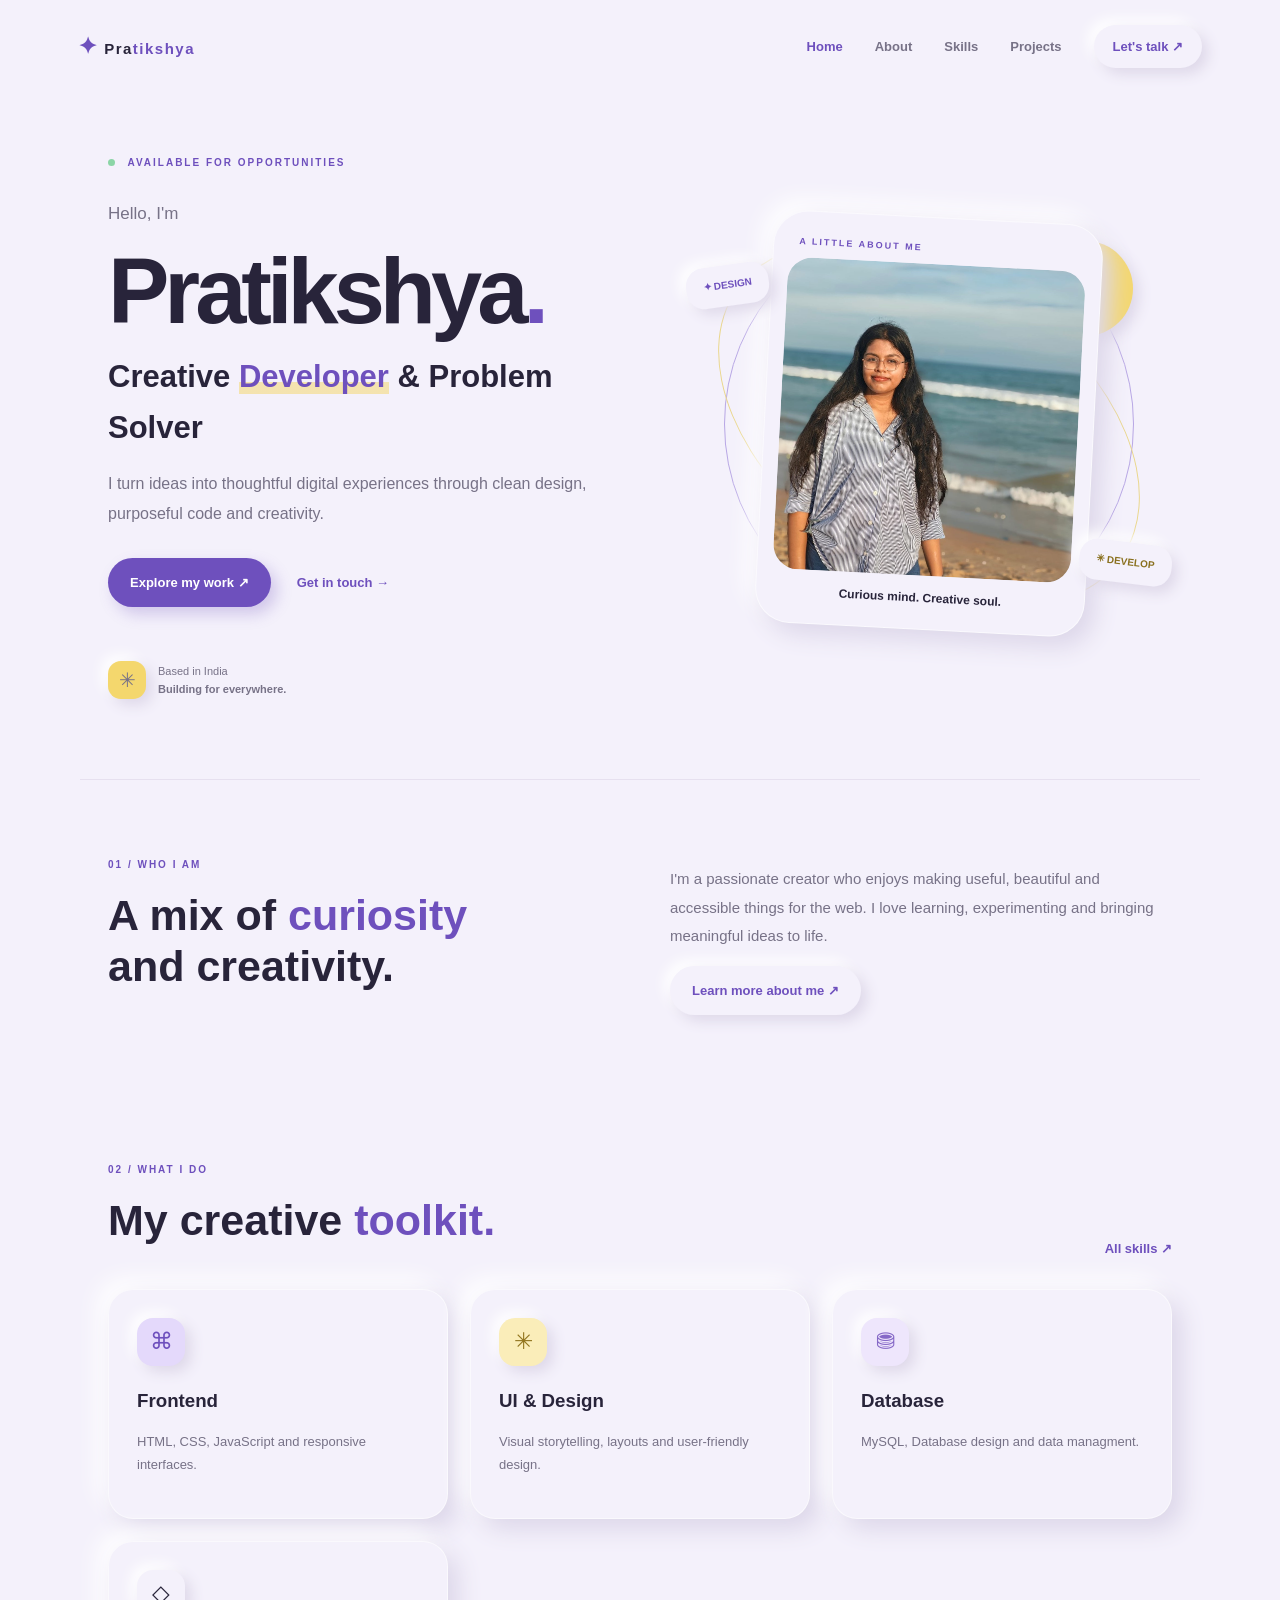
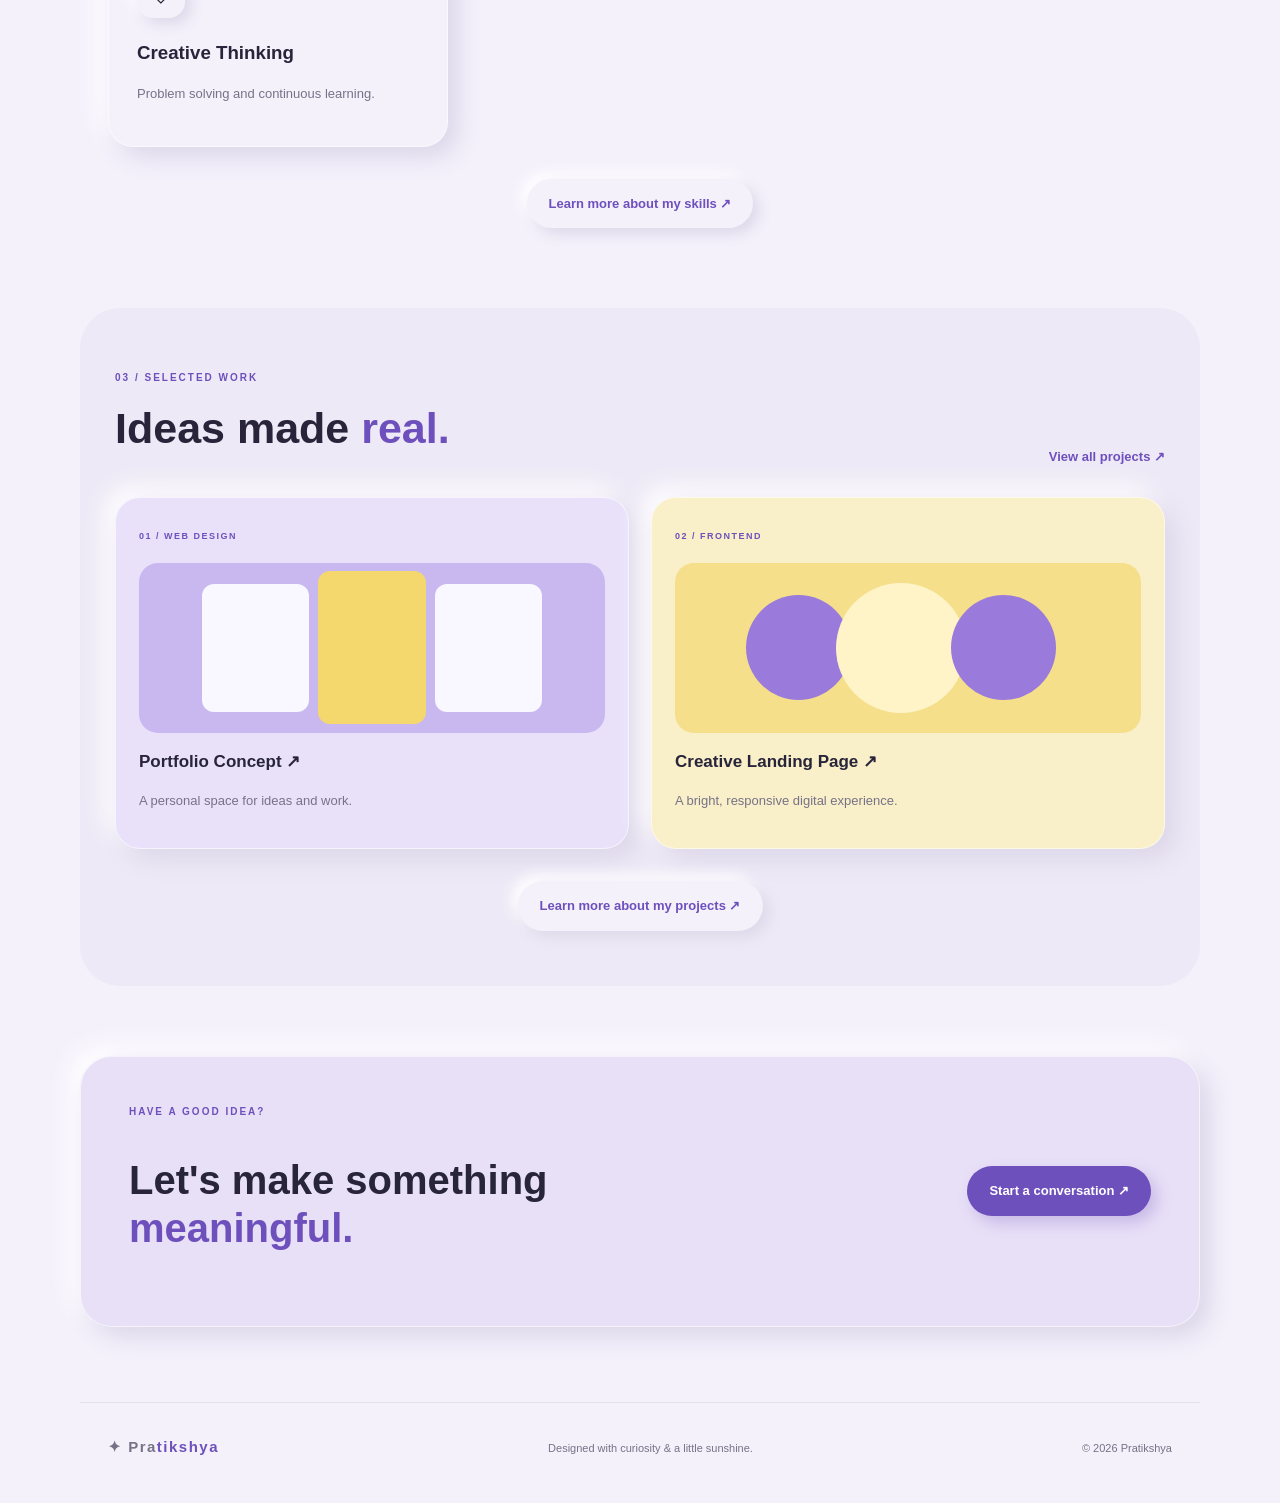
<file: index.html>
<!DOCTYPE html>
<html lang="en">

<head>
    <meta charset="UTF-8">
    <meta name="viewport" content="width=device-width, initial-scale=1.0">

    <meta name="description" content="My personal creative portfolio">

    <title>Pratikshya | Portfolio</title>

    <link rel="stylesheet" href="css/style.css">

    <script src="js/script.js" defer></script>
</head>

<body>

    <!-- NAVBAR -->

    <header class="site-header">

        <a class="brand" href="index.html">
            <span class="brand-mark">✦</span>
            Pra<span>tikshya</span>
        </a>

        <button class="menu-toggle" aria-label="Toggle navigation">
            ☰
        </button>

        <nav class="nav">

            <a class="active" href="index.html">Home</a>

            <a href="about.html">About</a>

            <a href="skills.html">Skills</a>

            <a href="projects.html">Projects</a>

            <a class="nav-cta" href="contact.html">
                Let's talk ↗
            </a>

        </nav>

    </header>


    <main>

        <!-- HERO SECTION -->

        <section class="hero section-wrap">

            <div class="hero-copy">

                <span class="eyebrow">
                    <i></i> AVAILABLE FOR OPPORTUNITIES
                </span>

                <p class="hello">Hello, I'm</p>

                <h1>Pratikshya<span>.</span></h1>

                <h2>
                    Creative <em>Developer</em> & Problem Solver
                </h2>

                <p class="lead">
                    I turn ideas into thoughtful digital experiences
                    through clean design, purposeful code and creativity.
                </p>

                <div class="hero-actions">

                    <a href="projects.html" class="btn btn-primary">
                        Explore my work ↗
                    </a>

                    <a href="contact.html" class="text-link">
                        Get in touch →
                    </a>

                </div>

                <div class="hero-note">

                    <span class="note-icon">✳</span>

                    <span>
                        Based in India<br>
                        <b>Building for everywhere.</b>
                    </span>

                </div>

            </div>


            <!-- PROFILE IMAGE -->

            <div class="hero-visual">

                <div class="orbit orbit-one"></div>

                <div class="orbit orbit-two"></div>

                <div class="photo-card clay">

                    <span class="photo-tag">
                        A LITTLE ABOUT ME
                    </span>

                    <img src="assets/esha beach2.jpeg" alt="Profile picture">

                    <span class="photo-caption">
                        Curious mind. Creative soul.
                    </span>

                </div>

                <div class="floating-chip chip-top">
                    ✦ DESIGN
                </div>

                <div class="floating-chip chip-bottom">
                    ✳ DEVELOP
                </div>

                <div class="sun-shape"></div>

            </div>

        </section>


        <!-- ABOUT SECTION -->

        <section class="intro section-wrap">

            <div class="section-heading">

                <span class="eyebrow">01 / WHO I AM</span>

                <h2>
                    A mix of <em>curiosity</em><br>
                    and creativity.
                </h2>

            </div>

            <div class="intro-content">

                <p>
                    I'm a passionate creator who enjoys making useful,
                    beautiful and accessible things for the web.

                    I love learning, experimenting and bringing
                    meaningful ideas to life.
                </p>

                <a href="about.html" class="btn btn-soft">
                    Learn more about me ↗
                </a>

            </div>

        </section>


        <!-- SKILLS SECTION -->

        <section class="skills-preview section-wrap">

            <div class="section-top">

                <div>

                    <span class="eyebrow">02 / WHAT I DO</span>

                    <h2>
                        My creative <em>toolkit.</em>
                    </h2>

                </div>

                <a href="skills.html" class="text-link">
                    All skills ↗
                </a>

            </div>


            <div class="skill-grid">

                <article class="mini-card clay">

                    <span class="card-icon purple">⌘</span>

                    <h3>Frontend</h3>

                    <p>
                        HTML, CSS, JavaScript and responsive interfaces.
                    </p>

                </article>


                <article class="mini-card clay">

                    <span class="card-icon yellow">✳</span>

                    <h3>UI & Design</h3>

                    <p>
                        Visual storytelling, layouts and user-friendly design.
                    </p>

                </article>


                <article class="mini-card clay">

                    <span class="card-icon lilac">⛃</span>

                    <h3>Database</h3>

                    <p>
                        MySQL, Database design and data managment.
                    </p>

                </article>


                <article class="mini-card clay">

                    <span class="card-icon yellow~">◇</span>

                    <h3>Creative Thinking</h3>

                    <p>
                        Problem solving and continuous learning.
                    </p>

                </article>

            </div>


            <div class="center-action">

                <a href="skills.html" class="btn btn-soft">
                    Learn more about my skills ↗
                </a>

            </div>

        </section>


        <!-- PROJECT SECTION -->

        <section class="projects-preview section-wrap">

            <div class="section-top">

                <div>

                    <span class="eyebrow">03 / SELECTED WORK</span>

                    <h2>
                        Ideas made <em>real.</em>
                    </h2>

                </div>

                <a href="projects.html" class="text-link">
                    View all projects ↗
                </a>

            </div>


            <div class="project-grid">

                <a href="projects.html" class="project-card project-purple clay">

                    <span>01 / WEB DESIGN</span>

                    <div class="project-art art-window">

                        <div></div>
                        <div></div>
                        <div></div>

                    </div>

                    <h3>Portfolio Concept ↗</h3>

                    <p>
                        A personal space for ideas and work.
                    </p>

                </a>


                <a href="projects.html" class="project-card project-yellow clay">

                    <span>02 / FRONTEND</span>

                    <div class="project-art art-circles">

                        <i></i>
                        <i></i>
                        <i></i>

                    </div>

                    <h3>Creative Landing Page ↗</h3>

                    <p>
                        A bright, responsive digital experience.
                    </p>

                </a>

            </div>


            <div class="center-action">

                <a href="projects.html" class="btn btn-soft">
                    Learn more about my projects ↗
                </a>

            </div>

        </section>


        <!-- CONTACT CTA -->

        <section class="contact-banner section-wrap clay">

            <div>

                <span class="eyebrow">HAVE A GOOD IDEA?</span>

                <h2>
                    Let's make something<br>
                    <em>meaningful.</em>
                </h2>

            </div>

            <a href="contact.html" class="btn btn-primary">
                Start a conversation ↗
            </a>

        </section>

    </main>


    <!-- FOOTER -->

    <footer class="footer">

        <a class="brand" href="index.html">
            ✦ Pra<span>tikshya</span>
        </a>

        <p>
            Designed with curiosity & a little sunshine.
        </p>

        <span>
            © <span data-year></span> Pratikshya
        </span>

    </footer>

</body>
</html>
</file>
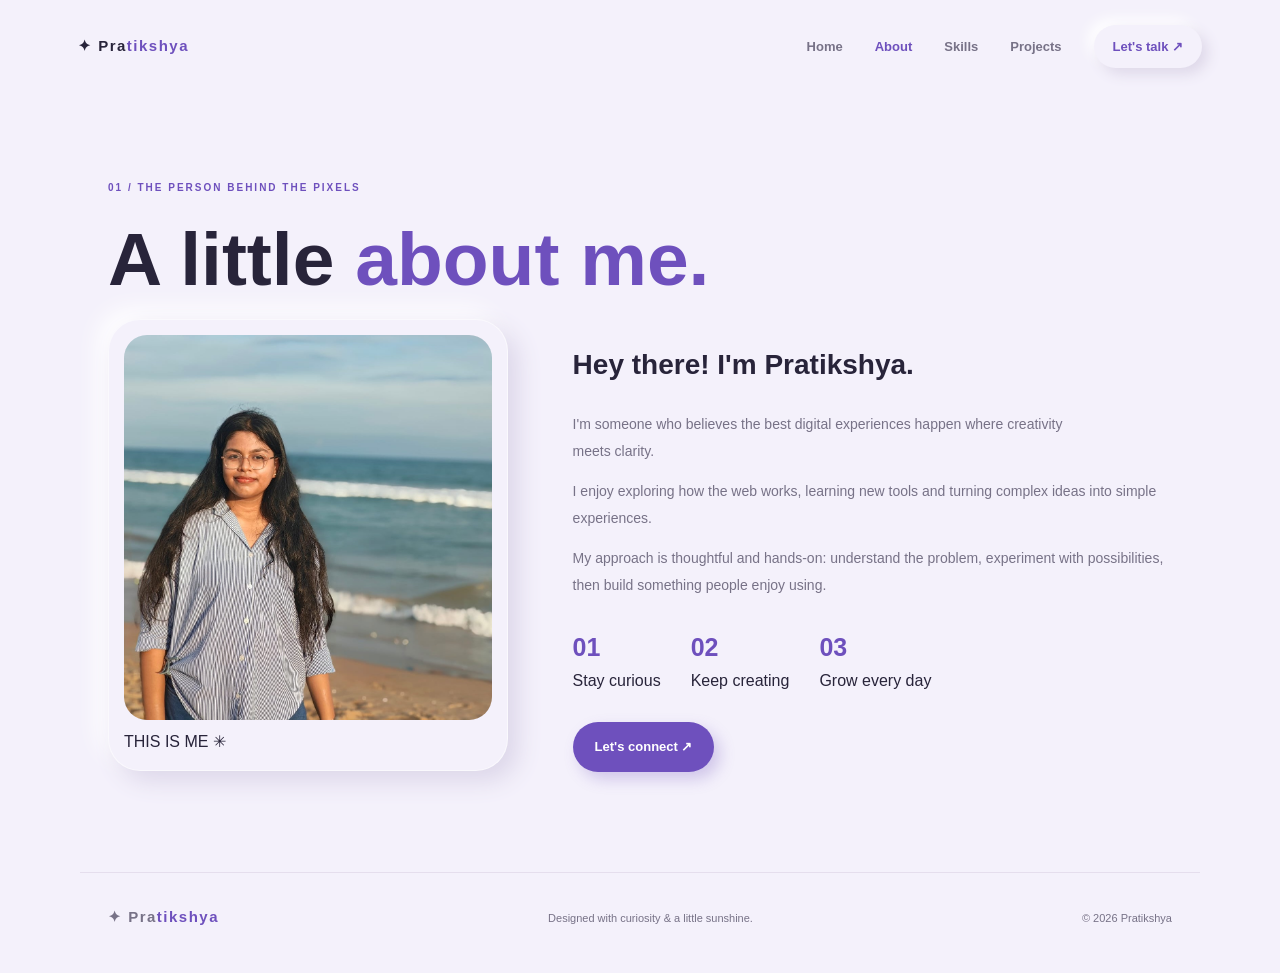
<file: about.html>
<!DOCTYPE html>
<html lang="en">

<head>
    <meta charset="UTF-8">
    <meta name="viewport" content="width=device-width, initial-scale=1.0">

    <title>About | Pratikshya</title>

    <link rel="stylesheet" href="css/style.css">

    <script src="js/script.js" defer></script>
</head>

<body>

<header class="site-header">

    <a class="brand" href="index.html">
        ✦ Pra<span>tikshya</span>
    </a>

    <button class="menu-toggle" aria-label="Toggle navigation">☰</button>

    <nav class="nav">

        <a href="index.html">Home</a>
        <a class="active" href="about.html">About</a>
        <a href="skills.html">Skills</a>
        <a href="projects.html">Projects</a>
        <a class="nav-cta" href="contact.html">Let's talk ↗</a>

    </nav>

</header>


<main class="inner-page section-wrap">

    <span class="eyebrow">01 / THE PERSON BEHIND THE PIXELS</span>

    <h1 class="page-title">
        A little <em>about me.</em>
    </h1>


    <div class="about-layout">

        <div class="about-image clay">

            <img src="assets/esha beach2.jpeg" alt="My profile">

            <span>THIS IS ME ✳</span>

        </div>


        <div class="about-copy">

            <h2>Hey there! I'm Pratikshya.</h2>

            <p class="lead">
                I'm someone who believes the best digital experiences
                happen where creativity meets clarity.
            </p>

            <p>
                I enjoy exploring how the web works, learning new tools
                and turning complex ideas into simple experiences.
            </p>

            <p>
                My approach is thoughtful and hands-on:
                understand the problem, experiment with possibilities,
                then build something people enjoy using.
            </p>


            <div class="fact-row">

                <div>
                    <b>01</b>
                    <span>Stay curious</span>
                </div>

                <div>
                    <b>02</b>
                    <span>Keep creating</span>
                </div>

                <div>
                    <b>03</b>
                    <span>Grow every day</span>
                </div>

            </div>


            <a href="contact.html" class="btn btn-primary">
                Let's connect ↗
            </a>

        </div>

    </div>

</main>


<footer class="footer">

    <a class="brand" href="index.html">✦ Pra<span>tikshya</span></a>

    <p>Designed with curiosity & a little sunshine.</p>

    <span>© <span data-year></span> Pratikshya</span>

</footer>

</body>
</html>
</file>
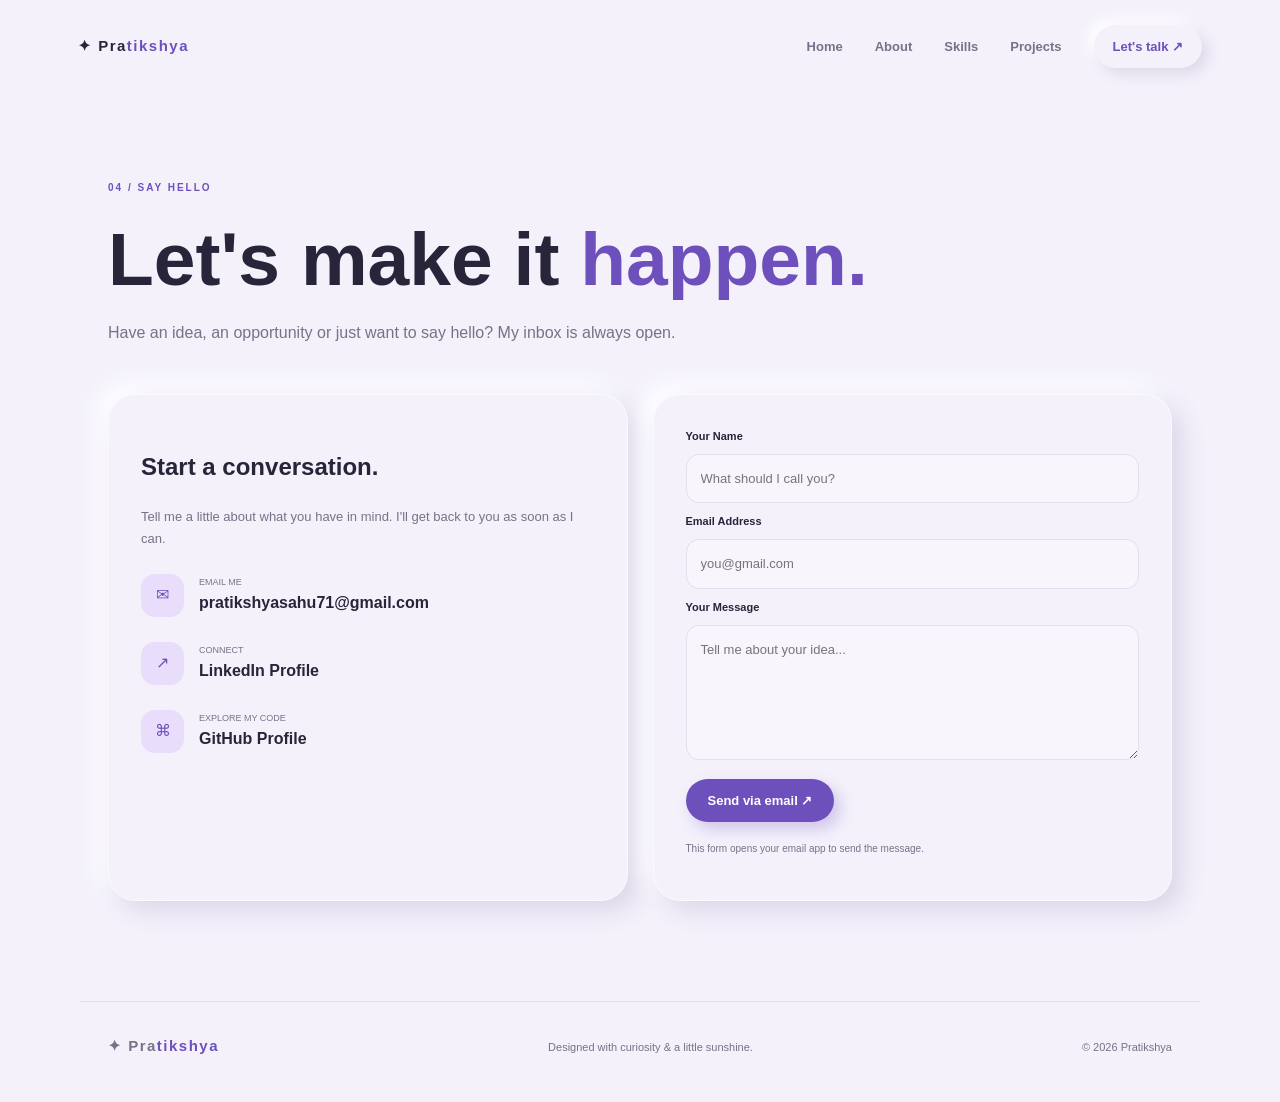
<file: contact.html>
<!DOCTYPE html>
<html lang="en">

<head>

    <meta charset="UTF-8">
    <meta name="viewport" content="width=device-width, initial-scale=1.0">

    <title>Contact | Pratikshya</title>

    <link rel="stylesheet" href="css/style.css">

    <script src="js/script.js" defer></script>

</head>

<body>

<header class="site-header">

    <a class="brand" href="index.html">
        ✦ Pra<span>tikshya</span>
    </a>

    <button class="menu-toggle" aria-label="Toggle navigation">☰</button>

    <nav class="nav">

        <a href="index.html">Home</a>
        <a href="about.html">About</a>
        <a href="skills.html">Skills</a>
        <a href="projects.html">Projects</a>
        <a class="nav-cta active" href="contact.html">Let's talk ↗</a>

    </nav>

</header>


<main class="inner-page section-wrap">

    <span class="eyebrow">04 / SAY HELLO</span>

    <h1 class="page-title">
        Let's make it <em>happen.</em>
    </h1>

    <p class="page-lead">
        Have an idea, an opportunity or just want to say hello?
        My inbox is always open.
    </p>


    <div class="contact-layout">


        <div class="contact-card clay">

            <h2>Start a conversation.</h2>

            <p>
                Tell me a little about what you have in mind.
                I'll get back to you as soon as I can.
            </p>


            <a class="contact-detail" href="mailto:hello@example.com">

                <span>✉</span>

                <div>
                    <small>EMAIL ME</small>
                    <b>pratikshyasahu71@gmail.com</b>
                </div>

            </a>


            <a class="contact-detail"
               href="https://www.linkedin.com/in/pratikshya-sahu-cs"
               target="_blank"
               rel="noopener">

                <span>↗</span>

                <div>
                    <small>CONNECT</small>
                    <b>LinkedIn Profile</b>
                </div>

            </a>


            <a class="contact-detail"
               href="https://github.com/pratikshyasahus007-spec"
               target="_blank"
               rel="noopener">

                <span>⌘</span>

                <div>
                    <small>EXPLORE MY CODE</small>
                    <b>GitHub Profile</b>
                </div>

            </a>

        </div>


        <form class="contact-form clay" id="contactForm">

            <label for="name">Your Name</label>

            <input
                id="name"
                name="name"
                placeholder="What should I call you?"
                required
            >


            <label for="email">Email Address</label>

            <input
                id="email"
                name="email"
                type="email"
                placeholder="you@gmail.com"
                required
            >


            <label for="message">Your Message</label>

            <textarea
                id="message"
                name="message"
                rows="5"
                placeholder="Tell me about your idea..."
                required
            ></textarea>


            <button class="btn btn-primary" type="submit">
                Send via email ↗
            </button>

            <p class="form-note">
                This form opens your email app to send the message.
            </p>

        </form>

    </div>

</main>


<footer class="footer">

    <a class="brand" href="index.html">✦ Pra<span>tikshya</span></a>

    <p>Designed with curiosity & a little sunshine.</p>

    <span>© <span data-year></span> Pratikshya</span>

</footer>

</body>
</html>
</file>
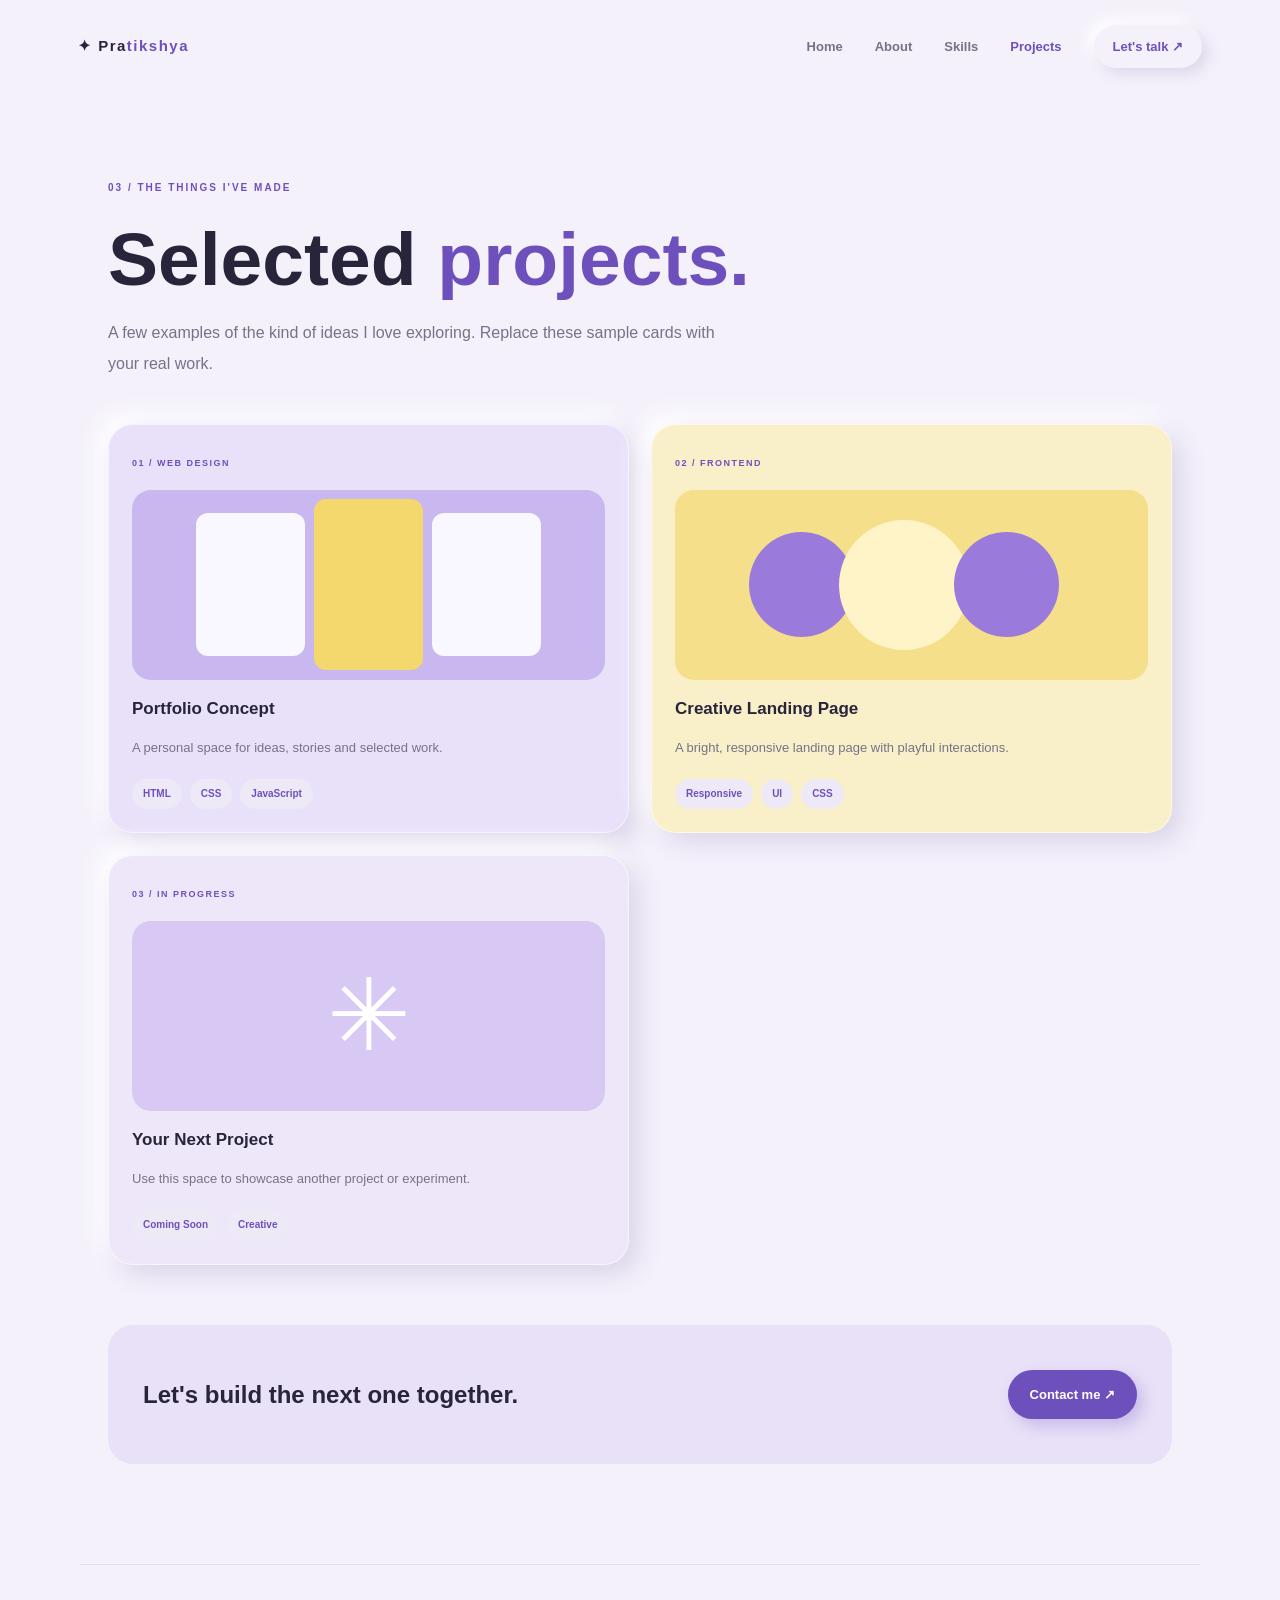
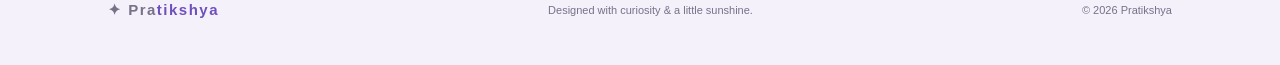
<file: projects.html>
<!DOCTYPE html>
<html lang="en">

<head>

    <meta charset="UTF-8">
    <meta name="viewport" content="width=device-width, initial-scale=1.0">

    <title>Projects | Pratikshya</title>

    <link rel="stylesheet" href="css/style.css">

    <script src="js/script.js" defer></script>

</head>

<body>

<header class="site-header">

    <a class="brand" href="index.html">
        ✦ Pra<span>tikshya</span>
    </a>

    <button class="menu-toggle" aria-label="Toggle navigation">☰</button>

    <nav class="nav">

        <a href="index.html">Home</a>
        <a href="about.html">About</a>
        <a href="skills.html">Skills</a>
        <a class="active" href="projects.html">Projects</a>
        <a class="nav-cta" href="contact.html">Let's talk ↗</a>

    </nav>

</header>


<main class="inner-page section-wrap">

    <span class="eyebrow">03 / THE THINGS I'VE MADE</span>

    <h1 class="page-title">
        Selected <em>projects.</em>
    </h1>

    <p class="page-lead">
        A few examples of the kind of ideas I love exploring.
        Replace these sample cards with your real work.
    </p>


    <div class="detail-grid project-detail-grid">


        <article class="project-card project-purple clay">

            <span>01 / WEB DESIGN</span>

            <div class="project-art art-window">
                <div></div>
                <div></div>
                <div></div>
            </div>

            <h3>Portfolio Concept</h3>

            <p>
                A personal space for ideas, stories and selected work.
            </p>

            <div class="tag-list">
                <span>HTML</span>
                <span>CSS</span>
                <span>JavaScript</span>
            </div>

        </article>


        <article class="project-card project-yellow clay">

            <span>02 / FRONTEND</span>

            <div class="project-art art-circles">
                <i></i>
                <i></i>
                <i></i>
            </div>

            <h3>Creative Landing Page</h3>

            <p>
                A bright, responsive landing page with playful interactions.
            </p>

            <div class="tag-list">
                <span>Responsive</span>
                <span>UI</span>
                <span>CSS</span>
            </div>

        </article>


        <article class="project-card project-lilac clay">

            <span>03 / IN PROGRESS</span>

            <div class="project-art art-star">
                ✳
            </div>

            <h3>Your Next Project</h3>

            <p>
                Use this space to showcase another project or experiment.
            </p>

            <div class="tag-list">
                <span>Coming Soon</span>
                <span>Creative</span>
            </div>

        </article>


    </div>


    <div class="page-cta">

        <h2>Let's build the next one together.</h2>

        <a href="contact.html" class="btn btn-primary">
            Contact me ↗
        </a>

    </div>

</main>


<footer class="footer">

    <a class="brand" href="index.html">✦ Pra<span>tikshya</span></a>

    <p>Designed with curiosity & a little sunshine.</p>

    <span>© <span data-year></span> Pratikshya</span>

</footer>

</body>
</html>
</file>
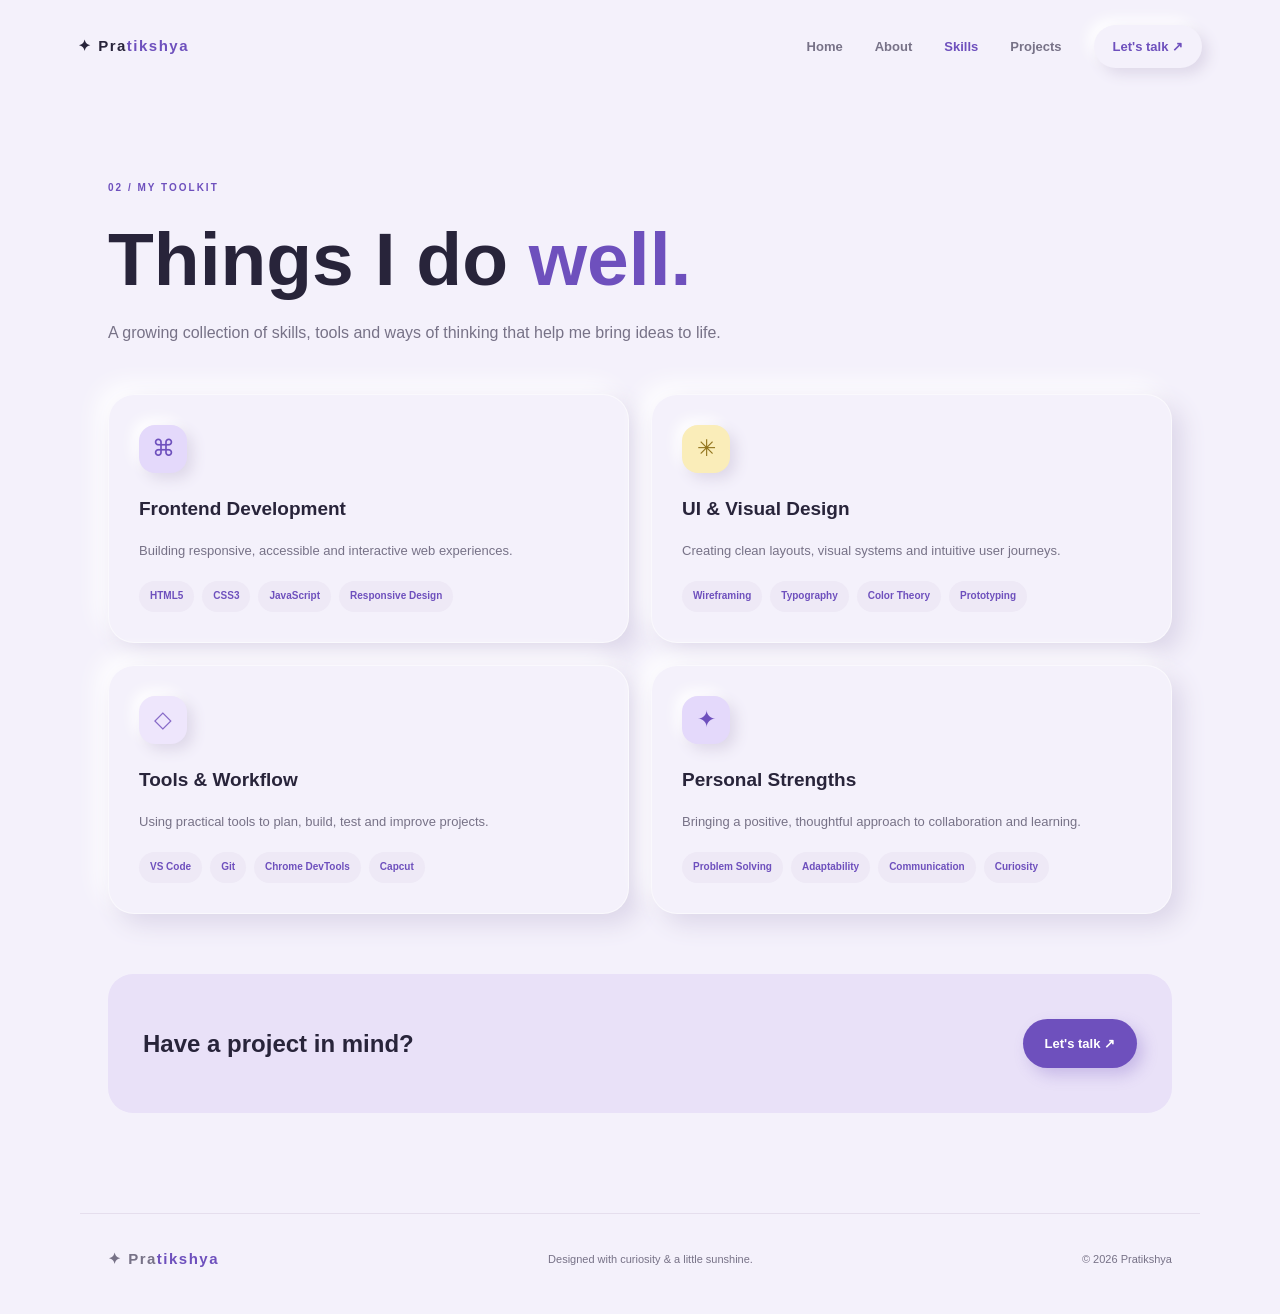
<file: skills.html>
<!DOCTYPE html>
<html lang="en">

<head>

    <meta charset="UTF-8">
    <meta name="viewport" content="width=device-width, initial-scale=1.0">

    <title>Skills | Pratikshya</title>

    <link rel="stylesheet" href="css/style.css">

    <script src="js/script.js" defer></script>

</head>

<body>

<header class="site-header">

    <a class="brand" href="index.html">
        ✦ Pra<span>tikshya</span>
    </a>

    <button class="menu-toggle" aria-label="Toggle navigation">☰</button>

    <nav class="nav">

        <a href="index.html">Home</a>
        <a href="about.html">About</a>
        <a class="active" href="skills.html">Skills</a>
        <a href="projects.html">Projects</a>
        <a class="nav-cta" href="contact.html">Let's talk ↗</a>

    </nav>

</header>


<main class="inner-page section-wrap">

    <span class="eyebrow">02 / MY TOOLKIT</span>

    <h1 class="page-title">
        Things I do <em>well.</em>
    </h1>

    <p class="page-lead">
        A growing collection of skills, tools and ways of thinking
        that help me bring ideas to life.
    </p>


    <div class="detail-grid">


        <article class="detail-card clay">

            <span class="card-icon purple">⌘</span>

            <h2>Frontend Development</h2>

            <p>
                Building responsive, accessible and interactive
                web experiences.
            </p>

            <div class="tag-list">

                <span>HTML5</span>
                <span>CSS3</span>
                <span>JavaScript</span>
                <span>Responsive Design</span>

            </div>

        </article>


        <article class="detail-card clay">

            <span class="card-icon yellow">✳</span>

            <h2>UI & Visual Design</h2>

            <p>
                Creating clean layouts, visual systems
                and intuitive user journeys.
            </p>

            <div class="tag-list">

                <span>Wireframing</span>
                <span>Typography</span>
                <span>Color Theory</span>
                <span>Prototyping</span>

            </div>

        </article>


        <article class="detail-card clay">

            <span class="card-icon lilac">◇</span>

            <h2>Tools & Workflow</h2>

            <p>
                Using practical tools to plan, build,
                test and improve projects.
            </p>

            <div class="tag-list">

                <span>VS Code</span>
                <span>Git</span>
                <span>Chrome DevTools</span>
                <span>Capcut</span>

            </div>

        </article>


        <article class="detail-card clay">

            <span class="card-icon purple">✦</span>

            <h2>Personal Strengths</h2>

            <p>
                Bringing a positive, thoughtful approach
                to collaboration and learning.
            </p>

            <div class="tag-list">

                <span>Problem Solving</span>
                <span>Adaptability</span>
                <span>Communication</span>
                <span>Curiosity</span>

            </div>

        </article>


    </div>


    <div class="page-cta">

        <h2>Have a project in mind?</h2>

        <a href="contact.html" class="btn btn-primary">
            Let's talk ↗
        </a>

    </div>

</main>


<footer class="footer">

    <a class="brand" href="index.html">✦ Pra<span>tikshya</span></a>

    <p>Designed with curiosity & a little sunshine.</p>

    <span>© <span data-year></span> Pratikshya</span>

</footer>

</body>
</html>
</file>
<file: css/style.css>
/* NAVBAR LET'S TALK BUTTON HOVER */

.nav-cta {
    transition: all 0.35s ease;
    cursor: pointer;
}

.nav-cta:hover {
    transform: translateY(-4px) scale(1.06);

    background: #a78bfa;
    color: #ffffff;

    box-shadow:
        0 8px 20px rgba(167, 139, 250, 0.4),
        0 0 12px rgba(167, 139, 250, 0.25);
}

/* WHAT I DO - MINI CARD HOVER EFFECT */

.what-card,
.service-card,
.mini-card {
    transition: all 0.4s ease;
    cursor: pointer;
}

.what-card:hover,
.service-card:hover,
.mini-card:hover {
    transform: translateY(-12px) scale(1.04);

    box-shadow:
        12px 15px 25px #c9bee0,
        -8px -8px 20px #ffffff;

    background: #f5efff;
}

/* Icon hover animation */
.what-card i,
.service-card i,
.mini-card i {
    transition: transform 0.4s ease;
}

.what-card:hover i,
.service-card:hover i,
.mini-card:hover i {
    transform: scale(1.2) rotate(8deg);
}

:root {

    --bg: #f4f1fb;
    --ink: #28243a;
    --muted: #777287;

    --purple: #8d70d6;
    --deep: #6e50bd;

    --yellow: #f4d76d;
    --lilac: #e8defb;

    --white: #ffffff;

    --shadow:
        10px 10px 24px #dcd6e9,
        -10px -10px 24px #ffffff;

    --soft:
        6px 6px 14px #ded8e9,
        -6px -6px 14px #ffffff;

}


* {
    box-sizing: border-box;
}


html {
    scroll-behavior: smooth;
}


body {

    margin: 0;

    background: var(--bg);

    color: var(--ink);

    font-family: Inter, Arial, sans-serif;

    line-height: 1.65;

}


a {
    color: inherit;
    text-decoration: none;
}


/* NAVBAR */

.site-header {

    max-width: 1180px;

    margin: auto;

    padding: 25px 28px;

    display: flex;

    align-items: center;

    justify-content: space-between;

}


.brand {

    font-weight: 900;

    letter-spacing: 1.5px;

    font-size: 15px;

}


.brand span:last-child {
    color: var(--deep);
}


.brand-mark {

    color: var(--deep);

    font-size: 23px;

}


.nav {

    display: flex;

    align-items: center;

    gap: 32px;

    font-size: 13px;

    font-weight: 700;

    color: var(--muted);

}


.nav a {
    transition: 0.2s;
}


.nav a:hover,
.nav a.active {

    color: var(--deep);

}


.nav-cta {

    padding: 11px 19px;

    border-radius: 30px;

    background: var(--bg);

    box-shadow: var(--soft);

    color: var(--deep) !important;

}


.menu-toggle {

    display: none;

    border: 0;

    background: var(--bg);

    box-shadow: var(--soft);

    border-radius: 12px;

    padding: 9px 12px;

    font-size: 20px;

    color: var(--deep);

}


/* GENERAL */

.section-wrap {

    max-width: 1120px;

    margin: auto;

    padding-left: 28px;

    padding-right: 28px;

}


.eyebrow {

    font-size: 10px;

    letter-spacing: 2px;

    font-weight: 800;

    color: var(--deep);

}


.eyebrow i {

    display: inline-block;

    width: 7px;

    height: 7px;

    background: #8bd5a6;

    border-radius: 50%;

    margin-right: 8px;

}


h1 em,
h2 em {

    font-style: normal;

    color: var(--deep);

}


/* BUTTONS */

.btn {

    display: inline-flex;

    align-items: center;

    justify-content: center;

    border: 0;

    border-radius: 30px;

    padding: 14px 22px;

    font-size: 13px;

    font-weight: 700;

    cursor: pointer;

    transition: 0.2s;

}


.btn:hover {

    transform: translateY(-3px);

}


.btn-primary {

    background: var(--deep);

    color: white;

    box-shadow: 6px 7px 15px #6e50bd44;

}


.btn-soft {

    background: var(--bg);

    color: var(--deep);

    box-shadow: var(--soft);

}


.text-link {

    font-size: 13px;

    font-weight: 800;

    color: var(--deep);

}


/* HERO SECTION */

.hero {

    min-height: 630px;

    display: grid;

    grid-template-columns: 1.05fr 0.95fr;

    align-items: center;

    gap: 40px;

    padding-top: 55px;

    padding-bottom: 80px;

}


.hello {

    font-size: 17px;

    color: var(--muted);

    margin-top: 25px;

}


.hero h1 {

    font-size: clamp(56px, 8vw, 92px);

    line-height: 1.02;

    letter-spacing: -5px;

    margin: 0;

    font-weight: 850;

}


.hero h1 span {

    color: var(--deep);

}


.hero h2 {

    font-size: clamp(22px, 3vw, 31px);

    font-weight: 650;

    margin: 12px 0;

}


.hero h2 em {

    background: linear-gradient(
        transparent 65%,
        #f4d76d88 65%
    );

}


.lead {

    max-width: 490px;

    color: var(--muted);

    font-size: 16px;

    line-height: 1.9;

}


.hero-actions {

    display: flex;

    align-items: center;

    gap: 26px;

    margin-top: 28px;

}


.hero-note {

    display: flex;

    align-items: center;

    gap: 12px;

    margin-top: 54px;

    color: var(--muted);

    font-size: 11px;

}


.note-icon {

    display: grid;

    place-items: center;

    width: 38px;

    height: 38px;

    border-radius: 13px;

    background: var(--yellow);

    box-shadow: var(--soft);

    font-size: 20px;

}


/* PROFILE IMAGE */

.hero-visual {

    height: 480px;

    position: relative;

    display: grid;

    place-items: center;

}


.photo-card {

    position: relative;

    overflow: hidden;

    z-index: 2;

    width: min(330px, 80%);

    padding: 15px;

    border-radius: 35px;

    background: var(--bg);

    transform: rotate(3deg);

}


.photo-card::before {

    content: "";

    position: absolute;

    inset: 0;

    border-radius: 35px;

    border: 2px solid transparent;

    transition: border-color 0.4s ease;

    pointer-events: none;

}



.photo-card:hover::before {

    border-color: #a78bea;
    
}


/* HERO PHOTO CARD HOVER EFFECT */

.photo-card {
    cursor: pointer;
    transition: 
        transform 0.5s ease,
        box-shadow 0.5s ease;
    transform: rotate(3deg);
    transform-style: preserve-3d;
}

/* Hover Animation */

.photo-card:hover {
    transform: 
        translateY(-15px)
        rotate(0deg)
        scale(1.04);

    box-shadow:
        15px 20px 35px #c9bee0,
        -12px -12px 25px #ffffff;
}

/* Image Hover Effect */

.photo-card img {
    transition: transform 0.5s ease;
}

.photo-card:hover img {
    transform: scale(1.03);
}

/* Photo Caption Hover */

.photo-caption {
    transition: color 0.3s ease;
}

.photo-card:hover .photo-caption {
    color: var(--deep);
}


.clay {

    box-shadow: var(--shadow);

    border: 1px solid #ffffff99;

}


.photo-card img {

    display: block;

    width: 100%;

    border-radius: 25px;

}


.photo-tag {

    display: block;

    font-size: 9px;

    letter-spacing: 2px;

    font-weight: 800;

    color: var(--deep);

    padding: 8px 10px;

}


.photo-caption {

    text-align: center;

    display: block;

    padding: 13px 0 5px;

    font-size: 12px;

    font-weight: 700;

}


.orbit {

    position: absolute;

    border: 1px solid #b8a7e5;

    border-radius: 50%;

    width: 410px;

    height: 410px;

}


.orbit-two {

    width: 470px;

    height: 300px;

    transform: rotate(35deg);

    border-color: #ead78c;

}


.sun-shape {

    position: absolute;

    width: 95px;

    height: 95px;

    border-radius: 50%;

    background: var(--yellow);

    right: 8%;

    top: 12%;

    box-shadow: var(--soft);

}


.floating-chip {

    position: absolute;

    z-index: 3;

    background: var(--bg);

    box-shadow: var(--soft);

    padding: 12px 17px;

    border-radius: 18px;

    font-size: 10px;

    font-weight: 900;

}


.chip-top {

    top: 17%;

    left: 0;

    transform: rotate(-8deg);

    color: var(--deep);

}


.chip-bottom {

    bottom: 17%;

    right: 0;

    transform: rotate(7deg);

    color: #89701e;

}


/* ABOUT PREVIEW */

.intro {

    padding-top: 70px;

    padding-bottom: 75px;

    display: grid;

    grid-template-columns: 1fr 1fr;

    gap: 60px;

    border-top: 1px solid #e6e0ef;

}


.section-heading h2,
.section-top h2 {

    font-size: clamp(30px, 4vw, 43px);

    line-height: 1.2;

    margin: 13px 0;

}


.intro-content {

    align-self: end;

}


.intro-content p {

    color: var(--muted);

    font-size: 15px;

    line-height: 1.9;

}


/* SKILLS */

.skills-preview,
.projects-preview {

    padding-top: 65px;

    padding-bottom: 70px;

}


.section-top {

    display: flex;

    align-items: end;

    justify-content: space-between;

    margin-bottom: 30px;

}


.skill-grid,
.project-grid {

    display: grid;

    grid-template-columns: repeat(3, 1fr);

    gap: 22px;

}


.mini-card {

    border-radius: 25px;

    padding: 28px;

    background: var(--bg);

}


.card-icon {

    display: grid;

    place-items: center;

    width: 48px;

    height: 48px;

    border-radius: 16px;

    font-size: 23px;

    margin-bottom: 20px;

    box-shadow: var(--soft);

}


.purple {

    background: #e4d9fb;

    color: var(--deep);

}


.yellow {

    background: #faedb9;

    color: #92751e;

}


.lilac {

    background: #eee6fc;

    color: #8669c7;

}


.mini-card h3 {

    margin: 0 0 8px;

}


.mini-card p,
.project-card p {

    color: var(--muted);

    font-size: 13px;

    line-height: 1.8;

}


.center-action {

    text-align: center;

    margin-top: 32px;

}


/* PROJECTS */

.projects-preview {

    background: #eee9f6;

    border-radius: 40px;

    padding: 55px 35px;

    margin-top: 10px;

    margin-bottom: 70px;

}


.project-grid {

    grid-template-columns: repeat(2, 1fr);

}


.project-card {

    display: block;

    border-radius: 25px;

    padding: 23px;

    transition: transform 0.2s;

}


.project-card:hover {

    transform: translateY(-5px);

}


.project-purple {

    background: #e9e1fa;

}


.project-yellow {

    background: #f9f0c9;

}


.project-lilac {

    background: #eee7f9;

}


.project-card > span {

    font-size: 9px;

    letter-spacing: 1.5px;

    font-weight: 900;

    color: var(--deep);

}


.project-art {

    height: 170px;

    margin: 15px 0;

    border-radius: 19px;

    display: flex;

    align-items: center;

    justify-content: center;

    overflow: hidden;

}


.art-window {

    background: #c9b8ef;

    gap: 9px;

}


.art-window div {

    width: 23%;

    height: 75%;

    border-radius: 12px;

    background: #f9f7ff;

}


.art-window div:nth-child(2) {

    height: 90%;

    background: var(--yellow);

}


.art-circles {

    background: #f5df8b;

}


.art-circles i {

    width: 105px;

    height: 105px;

    border-radius: 50%;

    background: #9a7bdc;

    margin-left: -15px;

}


.art-circles i:nth-child(2) {

    background: #fff4c8;

    width: 130px;

    height: 130px;

}


.project-card h3 {

    font-size: 17px;

    margin: 10px 0 4px;

}


/* CONTACT BANNER */

.contact-banner {

    border-radius: 32px;

    padding: 40px 48px;

    margin-bottom: 75px;

    background: #e8e0f7;

    display: flex;

    align-items: center;

    justify-content: space-between;

}


.contact-banner h2 {

    font-size: 40px;

    line-height: 1.2;

}


/* FOOTER */

.footer {

    max-width: 1120px;

    margin: auto;

    padding: 25px 28px 35px;

    border-top: 1px solid #e5deed;

    display: flex;

    justify-content: space-between;

    align-items: center;

    color: var(--muted);

    font-size: 11px;

}


/* INNER PAGES */

.inner-page {

    padding-top: 80px;

    padding-bottom: 100px;

    min-height: 70vh;

}


.page-title {

    font-size: clamp(45px, 7vw, 75px);

    line-height: 1.1;

    margin: 18px 0;

}


.page-lead {

    color: var(--muted);

    max-width: 620px;

    line-height: 1.9;

    margin-bottom: 45px;

}


/* ABOUT PAGE */

.about-layout {

    display: grid;

    grid-template-columns: 0.8fr 1.2fr;

    gap: 65px;

    align-items: center;

}


.about-image {

    padding: 15px;

    border-radius: 32px;

    background: var(--bg);

}


.about-image img {

    width: 100%;

    border-radius: 23px;

}


.about-copy h2 {

    font-size: 28px;

}


.about-copy p {

    color: var(--muted);

    font-size: 14px;

    line-height: 1.9;

}


.fact-row {

    display: flex;

    gap: 30px;

    margin: 28px 0;

}


.fact-row div {

    display: flex;

    flex-direction: column;

}


.fact-row b {

    font-size: 25px;

    color: var(--deep);

}


/* SKILLS PAGE */

.detail-grid {

    display: grid;

    grid-template-columns: repeat(2, 1fr);

    gap: 22px;

}


.detail-card {

    border-radius: 26px;

    padding: 30px;

    background: var(--bg);

}


.detail-card h2 {

    font-size: 19px;

}


.detail-card p {

    color: var(--muted);

    font-size: 13px;

}


.tag-list {

    display: flex;

    flex-wrap: wrap;

    gap: 8px;

    margin-top: 20px;

}


.tag-list span {

    font-size: 10px;

    font-weight: 700;

    padding: 7px 11px;

    border-radius: 20px;

    background: #eee9f6;

    color: var(--deep);

}


/* PROJECT PAGE */

.project-detail-grid {

    margin-top: 38px;

}


.project-detail-grid .project-art {

    height: 190px;

}


.art-star {

    background: #d8c9f4;

    font-size: 100px;

    color: white;

}


.page-cta {

    margin-top: 60px;

    padding: 30px 35px;

    border-radius: 25px;

    background: #e9e1f8;

    display: flex;

    align-items: center;

    justify-content: space-between;

}


/* CONTACT PAGE */

.contact-layout {

    display: grid;

    grid-template-columns: 1fr 1fr;

    gap: 25px;

    margin-top: 35px;

}


.contact-card,
.contact-form {

    padding: 32px;

    border-radius: 27px;

    background: var(--bg);

}


.contact-card > p {

    font-size: 13px;

    color: var(--muted);

}


.contact-detail {

    display: flex;

    align-items: center;

    gap: 15px;

    margin-top: 25px;

}


.contact-detail > span {

    width: 43px;

    height: 43px;

    display: grid;

    place-items: center;

    border-radius: 14px;

    background: #e8defb;

    color: var(--deep);

}


.contact-detail div {

    display: flex;

    flex-direction: column;

}


.contact-detail small {

    font-size: 9px;

    color: var(--muted);

}


.contact-form {

    display: flex;

    flex-direction: column;

    gap: 9px;

}


.contact-form label {

    font-size: 11px;

    font-weight: 800;

}


.contact-form input,
.contact-form textarea {

    width: 100%;

    border: 1px solid #e4deee;

    background: #f8f6fc;

    border-radius: 13px;

    padding: 13px 14px;

    font: inherit;

    font-size: 13px;

    outline: none;

}


.contact-form input:focus,
.contact-form textarea:focus {

    border-color: var(--purple);

}


.contact-form button {

    align-self: flex-start;

    margin-top: 10px;

}


.form-note {

    font-size: 10px;

    color: var(--muted);

}


/* MOBILE RESPONSIVENESS */

@media(max-width:760px) {

    .site-header {

        padding: 18px 22px;

    }

    .menu-toggle {

        display: block;

    }

    .nav {

        display: none;

        position: absolute;

        z-index: 10;

        top: 70px;

        left: 20px;

        right: 20px;

        padding: 22px;

        border-radius: 20px;

        background: var(--bg);

        box-shadow: var(--shadow);

        flex-direction: column;

        align-items: stretch;

    }

    .nav.open {

        display: flex;

    }

    .hero {

        grid-template-columns: 1fr;

        padding-top: 45px;

    }

    .hero-visual {

        height: 390px;

    }

    .intro {

        grid-template-columns: 1fr;

        gap: 15px;

    }

    .skill-grid {

        grid-template-columns: 1fr;

    }

    .projects-preview {

        padding: 40px 22px;

    }

    .project-grid,
    .detail-grid,
    .contact-layout,
    .about-layout {

        grid-template-columns: 1fr;

    }

    .about-layout {

        gap: 35px;

    }

    .contact-banner,
    .page-cta {

        align-items: flex-start;

        gap: 22px;

        flex-direction: column;

        padding: 30px;

    }

    .footer {

        flex-wrap: wrap;

        gap: 12px;

    }

    .inner-page {

        padding-top: 55px;

    }

}


/* ACCESSIBILITY */

@media(prefers-reduced-motion: reduce) {

    html {
        scroll-behavior: auto;
    }

    * {
        transition: none !important;
    }

}
</file>
